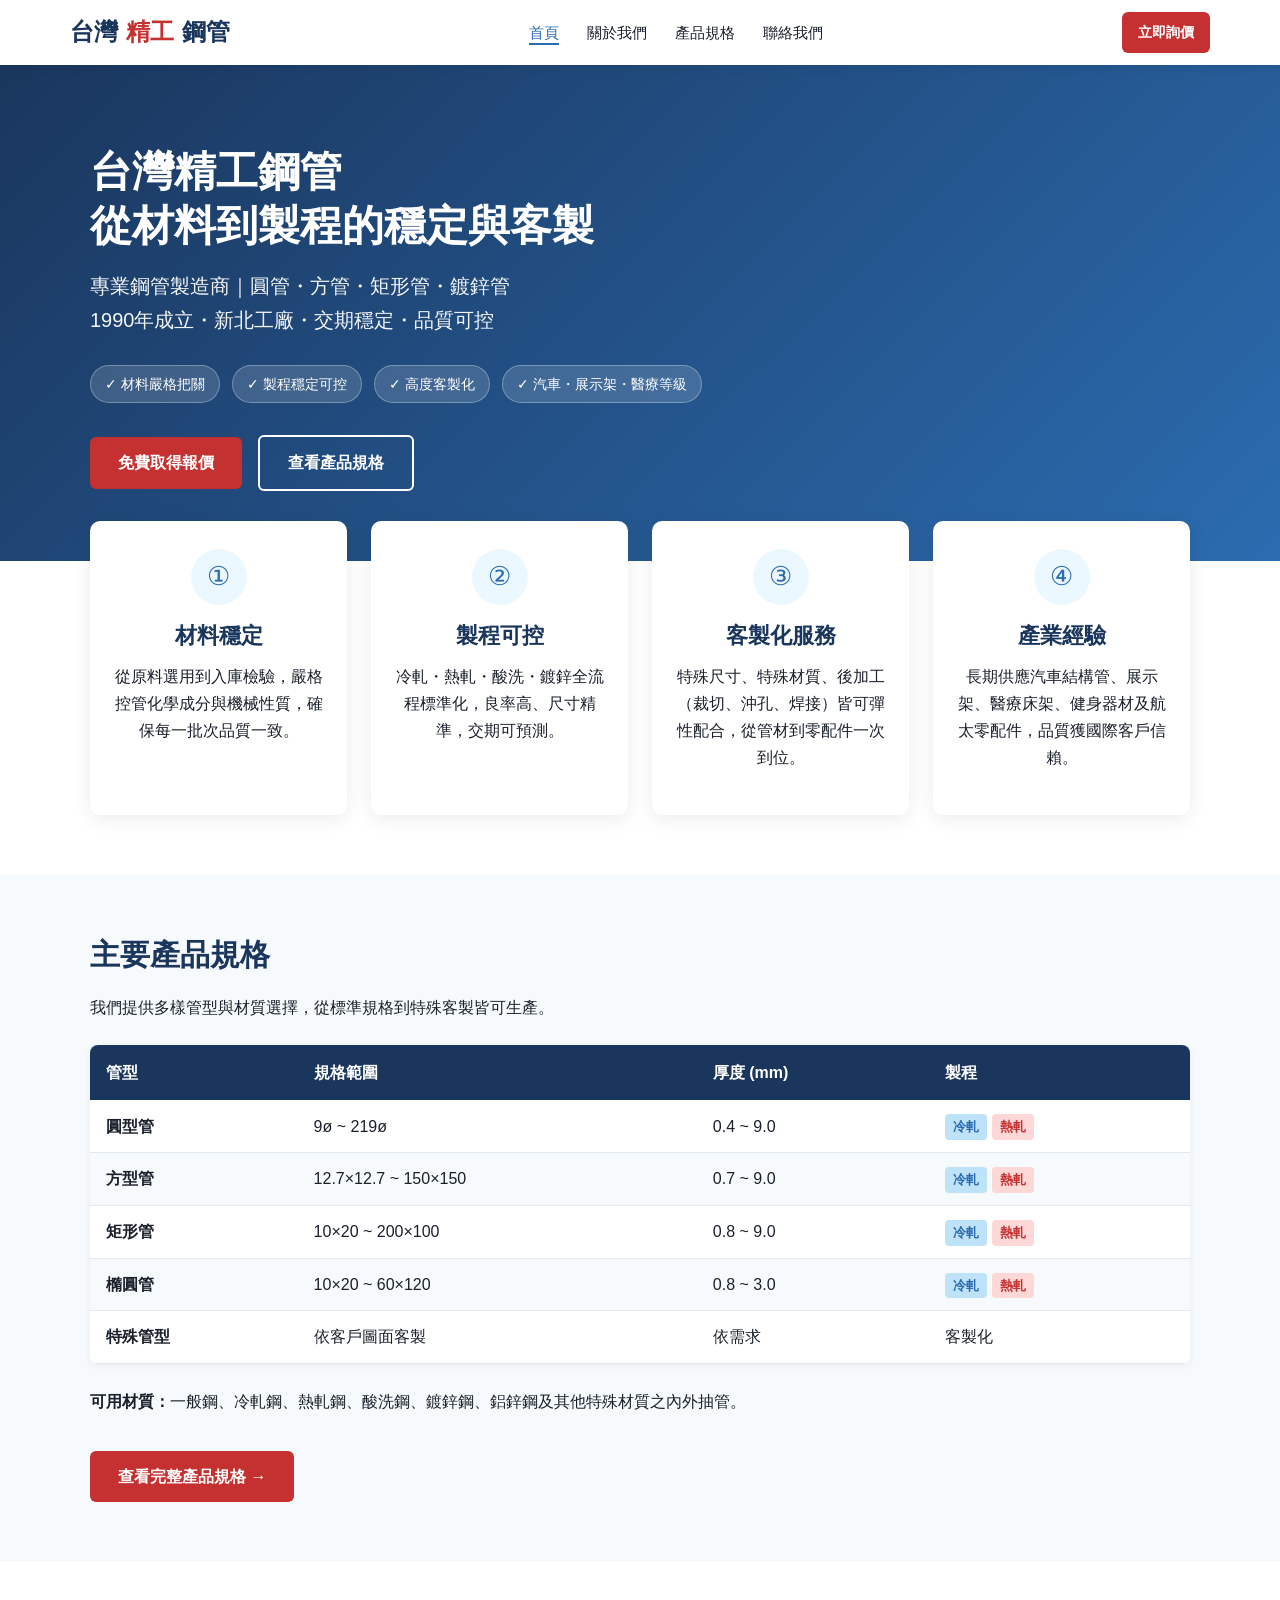
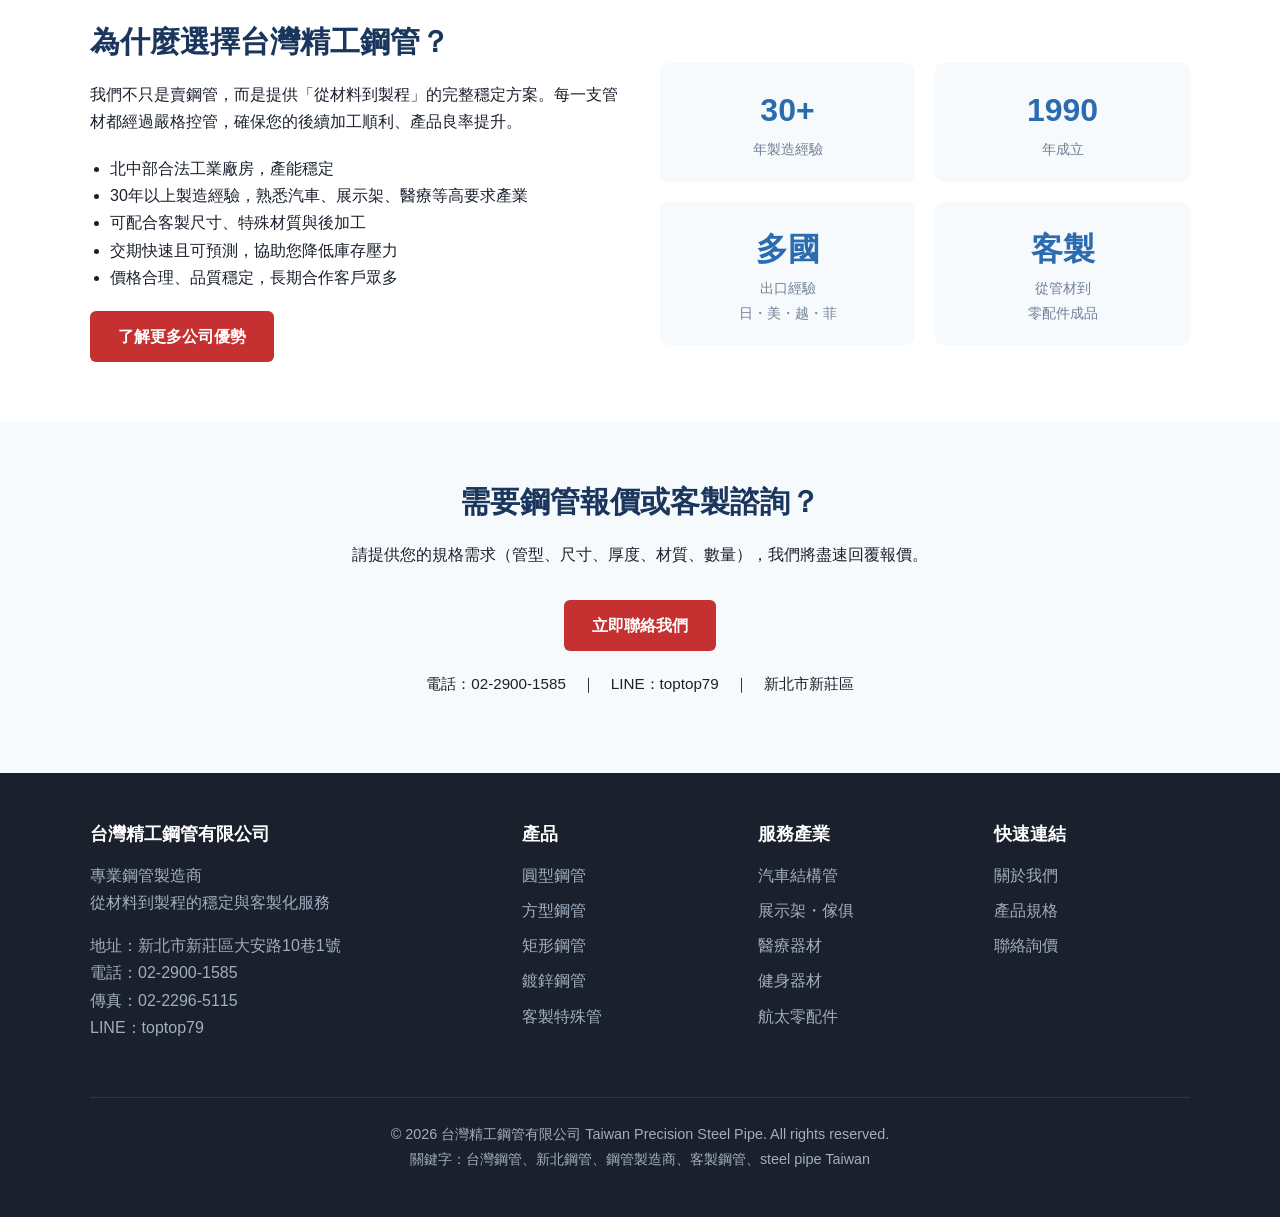
<file: index.html>
<!DOCTYPE html>
<html lang="zh-Hant">
<head>
  <meta charset="UTF-8">
  <meta name="viewport" content="width=device-width, initial-scale=1.0">
  
  <!-- Primary SEO -->
  <title>台灣精工鋼管｜專業鋼管製造商｜圓管方管矩形管｜客製化穩定交期｜Taiwan Precision Steel Pipe</title>
  <meta name="description" content="台灣精工鋼管（原統欣）成立於1990年，專營冷軋/熱軋圓管、方管、矩形管、鍍鋅鋼管。從材料到製程嚴格控管，提供高穩定度與客製化服務。服務汽車、展示架、醫療、航太產業。新北工廠，交期快、品質穩定。Steel Pipe Manufacturer Taiwan.">
  <meta name="keywords" content="鋼管,鐵管,方管,圓管,矩形管,鍍鋅鋼管,台灣鋼管,新北鋼管,新莊鋼管,鋼管製造商,客製鋼管,冷軋鋼管,熱軋鋼管,steel pipe Taiwan,square tube,round pipe,galvanized steel pipe">
  <meta name="author" content="台灣精工鋼管有限公司">
  <meta name="robots" content="index, follow, max-image-preview:large">
  <link rel="canonical" href="https://taiwan-steel-pipe.vercel.app/">
  
  <!-- Open Graph -->
  <meta property="og:type" content="website">
  <meta property="og:locale" content="zh_TW">
  <meta property="og:title" content="台灣精工鋼管｜專業鋼管製造與客製化服務">
  <meta property="og:description" content="從材料到製程的穩定品質，提供圓管、方管、矩形管等高品質鋼管。台灣本地工廠，服務汽車、展示架、醫療等產業。">
  <meta property="og:url" content="https://taiwan-steel-pipe.vercel.app/">
  <meta property="og:site_name" content="台灣精工鋼管 Taiwan Precision Steel Pipe">
  
  <!-- Geo / Local SEO -->
  <meta name="geo.region" content="TW-NWT">
  <meta name="geo.placename" content="新北市新莊區">
  <meta name="geo.position" content="25.035;121.433">
  <meta name="ICBM" content="25.035, 121.433">
  
  <link rel="stylesheet" href="css/style.css">
  
  <!-- Structured Data - LocalBusiness + Organization -->
  <script type="application/ld+json">
  {
    "@context": "https://schema.org",
    "@type": "LocalBusiness",
    "name": "台灣精工鋼管有限公司",
    "alternateName": ["Taiwan Precision Steel Pipe", "精工鋼管", "Tongxin Steel"],
    "description": "專業鋼管製造商，提供圓管、方管、矩形管、鍍鋅鋼管等，強調從材料到製程的穩定性與客製化服務。",
    "url": "https://taiwan-steel-pipe.vercel.app/",
    "telephone": "+886-2-2900-1585",
    "address": {
      "@type": "PostalAddress",
      "streetAddress": "大安路10巷1號",
      "addressLocality": "新莊區",
      "addressRegion": "新北市",
      "postalCode": "242",
      "addressCountry": "TW"
    },
    "geo": {
      "@type": "GeoCoordinates",
      "latitude": 25.035,
      "longitude": 121.433
    },
    "openingHoursSpecification": {
      "@type": "OpeningHoursSpecification",
      "dayOfWeek": ["Monday","Tuesday","Wednesday","Thursday","Friday"],
      "opens": "08:00",
      "closes": "17:30"
    },
    "priceRange": "$$",
    "areaServed": ["TW", "JP", "US", "VN", "PH"]
  }
  </script>
</head>
<body>
  <!-- Header -->
  <header class="header">
    <div class="container header-inner">
      <a href="index.html" class="logo">台灣<span>精工</span>鋼管</a>
      <nav>
        <ul class="nav">
          <li><a href="index.html" class="active">首頁</a></li>
          <li><a href="about.html">關於我們</a></li>
          <li><a href="products.html">產品規格</a></li>
          <li><a href="contact.html">聯絡我們</a></li>
        </ul>
      </nav>
      <a href="contact.html" class="btn btn-primary" style="padding:8px 16px;font-size:0.9rem;">立即詢價</a>
    </div>
  </header>

  <!-- Hero -->
  <section class="hero">
    <div class="container">
      <div class="hero-content">
        <h1>台灣精工鋼管<br>從材料到製程的穩定與客製</h1>
        <p class="subtitle">專業鋼管製造商｜圓管・方管・矩形管・鍍鋅管<br>1990年成立・新北工廠・交期穩定・品質可控</p>
        <div class="hero-badges">
          <span class="badge">✓ 材料嚴格把關</span>
          <span class="badge">✓ 製程穩定可控</span>
          <span class="badge">✓ 高度客製化</span>
          <span class="badge">✓ 汽車・展示架・醫療等級</span>
        </div>
        <div>
          <a href="contact.html" class="btn btn-primary">免費取得報價</a>
          <a href="products.html" class="btn btn-outline">查看產品規格</a>
        </div>
      </div>
    </div>
  </section>

  <!-- Features -->
  <section class="section" style="padding-top:0;">
    <div class="container">
      <div class="features">
        <div class="feature-card">
          <div class="feature-icon">①</div>
          <h3>材料穩定</h3>
          <p>從原料選用到入庫檢驗，嚴格控管化學成分與機械性質，確保每一批次品質一致。</p>
        </div>
        <div class="feature-card">
          <div class="feature-icon">②</div>
          <h3>製程可控</h3>
          <p>冷軋・熱軋・酸洗・鍍鋅全流程標準化，良率高、尺寸精準，交期可預測。</p>
        </div>
        <div class="feature-card">
          <div class="feature-icon">③</div>
          <h3>客製化服務</h3>
          <p>特殊尺寸、特殊材質、後加工（裁切、沖孔、焊接）皆可彈性配合，從管材到零配件一次到位。</p>
        </div>
        <div class="feature-card">
          <div class="feature-icon">④</div>
          <h3>產業經驗</h3>
          <p>長期供應汽車結構管、展示架、醫療床架、健身器材及航太零配件，品質獲國際客戶信賴。</p>
        </div>
      </div>
    </div>
  </section>

  <!-- Main Products -->
  <section class="section section-gray">
    <div class="container">
      <h2>主要產品規格</h2>
      <p>我們提供多樣管型與材質選擇，從標準規格到特殊客製皆可生產。</p>
      
      <table class="product-table">
        <thead>
          <tr>
            <th>管型</th>
            <th>規格範圍</th>
            <th>厚度 (mm)</th>
            <th>製程</th>
          </tr>
        </thead>
        <tbody>
          <tr>
            <td><strong>圓型管</strong></td>
            <td>9ø ~ 219ø</td>
            <td>0.4 ~ 9.0</td>
            <td><span class="tag tag-cold">冷軋</span> <span class="tag tag-hot">熱軋</span></td>
          </tr>
          <tr>
            <td><strong>方型管</strong></td>
            <td>12.7×12.7 ~ 150×150</td>
            <td>0.7 ~ 9.0</td>
            <td><span class="tag tag-cold">冷軋</span> <span class="tag tag-hot">熱軋</span></td>
          </tr>
          <tr>
            <td><strong>矩形管</strong></td>
            <td>10×20 ~ 200×100</td>
            <td>0.8 ~ 9.0</td>
            <td><span class="tag tag-cold">冷軋</span> <span class="tag tag-hot">熱軋</span></td>
          </tr>
          <tr>
            <td><strong>橢圓管</strong></td>
            <td>10×20 ~ 60×120</td>
            <td>0.8 ~ 3.0</td>
            <td><span class="tag tag-cold">冷軋</span> <span class="tag tag-hot">熱軋</span></td>
          </tr>
          <tr>
            <td><strong>特殊管型</strong></td>
            <td>依客戶圖面客製</td>
            <td>依需求</td>
            <td>客製化</td>
          </tr>
        </tbody>
      </table>
      
      <p style="margin-top:16px;"><strong>可用材質：</strong>一般鋼、冷軋鋼、熱軋鋼、酸洗鋼、鍍鋅鋼、鋁鋅鋼及其他特殊材質之內外抽管。</p>
      <a href="products.html" class="btn btn-primary" style="margin-top:20px;">查看完整產品規格 →</a>
    </div>
  </section>

  <!-- Why Us -->
  <section class="section">
    <div class="container">
      <div class="about-grid">
        <div>
          <h2>為什麼選擇台灣精工鋼管？</h2>
          <p>我們不只是賣鋼管，而是提供「從材料到製程」的完整穩定方案。每一支管材都經過嚴格控管，確保您的後續加工順利、產品良率提升。</p>
          <ul style="margin:20px 0 20px 20px;">
            <li>北中部合法工業廠房，產能穩定</li>
            <li>30年以上製造經驗，熟悉汽車、展示架、醫療等高要求產業</li>
            <li>可配合客製尺寸、特殊材質與後加工</li>
            <li>交期快速且可預測，協助您降低庫存壓力</li>
            <li>價格合理、品質穩定，長期合作客戶眾多</li>
          </ul>
          <a href="about.html" class="btn btn-primary">了解更多公司優勢</a>
        </div>
        <div class="about-stats">
          <div class="stat-box">
            <div class="stat-number">30+</div>
            <div class="stat-label">年製造經驗</div>
          </div>
          <div class="stat-box">
            <div class="stat-number">1990</div>
            <div class="stat-label">年成立</div>
          </div>
          <div class="stat-box">
            <div class="stat-number">多國</div>
            <div class="stat-label">出口經驗<br>日・美・越・菲</div>
          </div>
          <div class="stat-box">
            <div class="stat-number">客製</div>
            <div class="stat-label">從管材到<br>零配件成品</div>
          </div>
        </div>
      </div>
    </div>
  </section>

  <!-- CTA -->
  <section class="section section-gray">
    <div class="container" style="text-align:center;">
      <h2>需要鋼管報價或客製諮詢？</h2>
      <p>請提供您的規格需求（管型、尺寸、厚度、材質、數量），我們將盡速回覆報價。</p>
      <a href="contact.html" class="btn btn-primary" style="margin-top:16px;">立即聯絡我們</a>
      <p style="margin-top:20px;font-size:0.95rem;">電話：02-2900-1585　｜　LINE：toptop79　｜　新北市新莊區</p>
    </div>
  </section>

  <!-- Footer -->
  <footer class="footer">
    <div class="container">
      <div class="footer-grid">
        <div>
          <h4>台灣精工鋼管有限公司</h4>
          <p>專業鋼管製造商<br>從材料到製程的穩定與客製化服務</p>
          <p style="margin-top:12px;">地址：新北市新莊區大安路10巷1號<br>
          電話：02-2900-1585<br>
          傳真：02-2296-5115<br>
          LINE：toptop79</p>
        </div>
        <div>
          <h4>產品</h4>
          <ul>
            <li><a href="products.html">圓型鋼管</a></li>
            <li><a href="products.html">方型鋼管</a></li>
            <li><a href="products.html">矩形鋼管</a></li>
            <li><a href="products.html">鍍鋅鋼管</a></li>
            <li><a href="products.html">客製特殊管</a></li>
          </ul>
        </div>
        <div>
          <h4>服務產業</h4>
          <ul>
            <li>汽車結構管</li>
            <li>展示架・傢俱</li>
            <li>醫療器材</li>
            <li>健身器材</li>
            <li>航太零配件</li>
          </ul>
        </div>
        <div>
          <h4>快速連結</h4>
          <ul>
            <li><a href="about.html">關於我們</a></li>
            <li><a href="products.html">產品規格</a></li>
            <li><a href="contact.html">聯絡詢價</a></li>
          </ul>
        </div>
      </div>
      <div class="footer-bottom">
        <p>© 2026 台灣精工鋼管有限公司 Taiwan Precision Steel Pipe. All rights reserved.<br>
        關鍵字：台灣鋼管、新北鋼管、鋼管製造商、客製鋼管、steel pipe Taiwan</p>
      </div>
    </div>
  </footer>
</body>
</html>
</file>
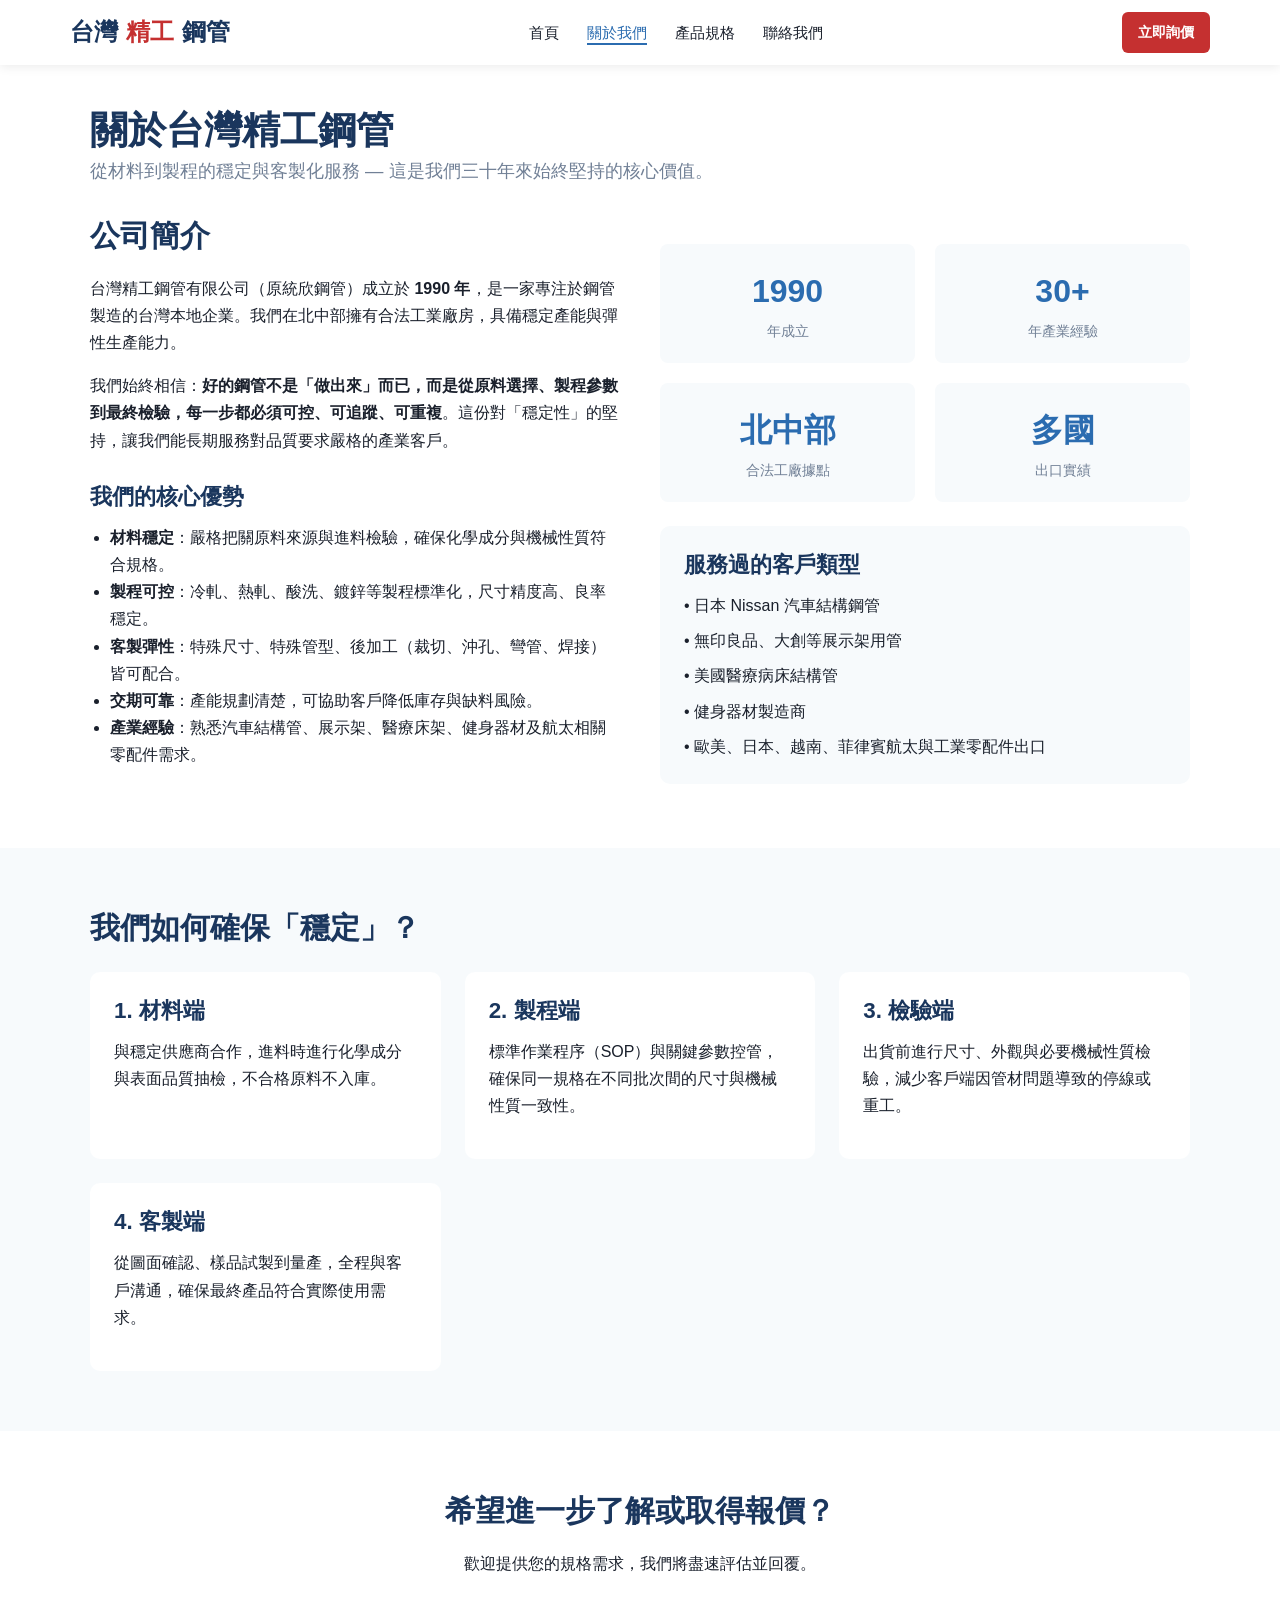
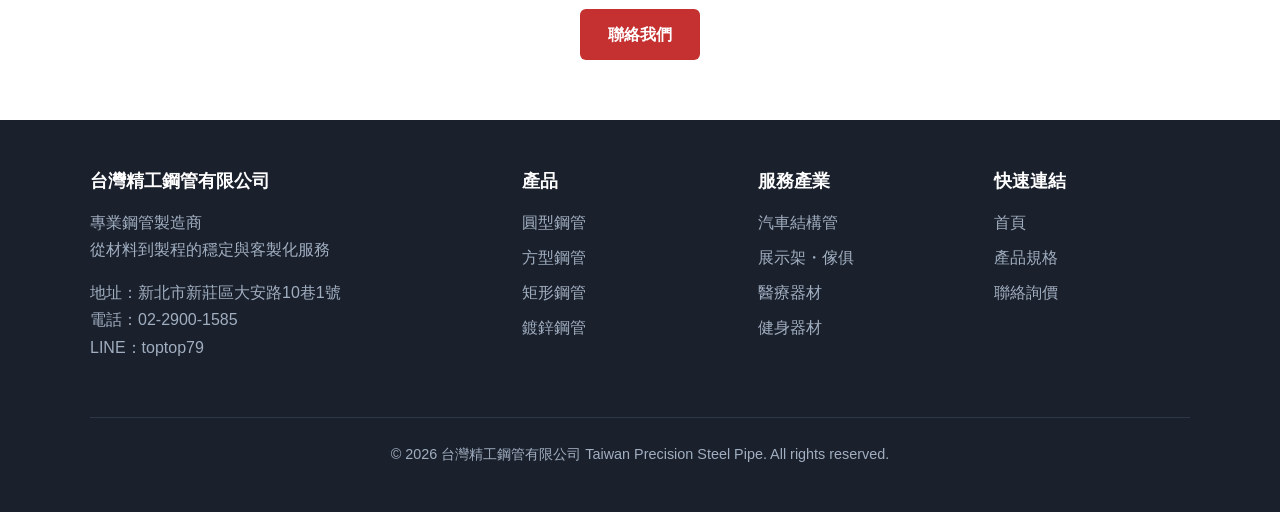
<file: about.html>
<!DOCTYPE html>
<html lang="zh-Hant">
<head>
  <meta charset="UTF-8">
  <meta name="viewport" content="width=device-width, initial-scale=1.0">
  <title>關於我們｜台灣精工鋼管｜30年鋼管製造經驗｜材料到製程穩定可控</title>
  <meta name="description" content="台灣精工鋼管（原統欣鋼管）成立於1990年，北中部合法工廠，專營高品質鋼管製造。強調從材料選用到製程控管的穩定性，提供客製化服務，長期供應汽車、展示架、醫療、航太產業。">
  <meta name="robots" content="index, follow">
  <link rel="canonical" href="https://taiwan-steel-pipe.vercel.app/about.html">
  <link rel="stylesheet" href="css/style.css">
</head>
<body>
  <header class="header">
    <div class="container header-inner">
      <a href="index.html" class="logo">台灣<span>精工</span>鋼管</a>
      <nav>
        <ul class="nav">
          <li><a href="index.html">首頁</a></li>
          <li><a href="about.html" class="active">關於我們</a></li>
          <li><a href="products.html">產品規格</a></li>
          <li><a href="contact.html">聯絡我們</a></li>
        </ul>
      </nav>
      <a href="contact.html" class="btn btn-primary" style="padding:8px 16px;font-size:0.9rem;">立即詢價</a>
    </div>
  </header>

  <section class="section" style="padding-top:40px;">
    <div class="container">
      <h1>關於台灣精工鋼管</h1>
      <p style="font-size:1.15rem;color:var(--gray);margin-bottom:30px;">從材料到製程的穩定與客製化服務 — 這是我們三十年來始終堅持的核心價值。</p>
      
      <div class="about-grid">
        <div>
          <h2>公司簡介</h2>
          <p>台灣精工鋼管有限公司（原統欣鋼管）成立於 <strong>1990 年</strong>，是一家專注於鋼管製造的台灣本地企業。我們在北中部擁有合法工業廠房，具備穩定產能與彈性生產能力。</p>
          <p>我們始終相信：<strong>好的鋼管不是「做出來」而已，而是從原料選擇、製程參數到最終檢驗，每一步都必須可控、可追蹤、可重複</strong>。這份對「穩定性」的堅持，讓我們能長期服務對品質要求嚴格的產業客戶。</p>
          
          <h3 style="margin-top:28px;">我們的核心優勢</h3>
          <ul style="margin-left:20px;margin-bottom:20px;">
            <li><strong>材料穩定</strong>：嚴格把關原料來源與進料檢驗，確保化學成分與機械性質符合規格。</li>
            <li><strong>製程可控</strong>：冷軋、熱軋、酸洗、鍍鋅等製程標準化，尺寸精度高、良率穩定。</li>
            <li><strong>客製彈性</strong>：特殊尺寸、特殊管型、後加工（裁切、沖孔、彎管、焊接）皆可配合。</li>
            <li><strong>交期可靠</strong>：產能規劃清楚，可協助客戶降低庫存與缺料風險。</li>
            <li><strong>產業經驗</strong>：熟悉汽車結構管、展示架、醫療床架、健身器材及航太相關零配件需求。</li>
          </ul>
        </div>
        
        <div>
          <div class="about-stats">
            <div class="stat-box">
              <div class="stat-number">1990</div>
              <div class="stat-label">年成立</div>
            </div>
            <div class="stat-box">
              <div class="stat-number">30+</div>
              <div class="stat-label">年產業經驗</div>
            </div>
            <div class="stat-box">
              <div class="stat-number">北中部</div>
              <div class="stat-label">合法工廠據點</div>
            </div>
            <div class="stat-box">
              <div class="stat-number">多國</div>
              <div class="stat-label">出口實績</div>
            </div>
          </div>
          
          <div style="background:var(--light);padding:24px;border-radius:10px;margin-top:24px;">
            <h3>服務過的客戶類型</h3>
            <p style="margin-bottom:8px;">• 日本 Nissan 汽車結構鋼管</p>
            <p style="margin-bottom:8px;">• 無印良品、大創等展示架用管</p>
            <p style="margin-bottom:8px;">• 美國醫療病床結構管</p>
            <p style="margin-bottom:8px;">• 健身器材製造商</p>
            <p style="margin-bottom:0;">• 歐美、日本、越南、菲律賓航太與工業零配件出口</p>
          </div>
        </div>
      </div>
    </div>
  </section>

  <section class="section section-gray">
    <div class="container">
      <h2>我們如何確保「穩定」？</h2>
      <div style="display:grid;grid-template-columns:repeat(auto-fit,minmax(280px,1fr));gap:24px;margin-top:24px;">
        <div style="background:#fff;padding:24px;border-radius:10px;">
          <h3>1. 材料端</h3>
          <p>與穩定供應商合作，進料時進行化學成分與表面品質抽檢，不合格原料不入庫。</p>
        </div>
        <div style="background:#fff;padding:24px;border-radius:10px;">
          <h3>2. 製程端</h3>
          <p>標準作業程序（SOP）與關鍵參數控管，確保同一規格在不同批次間的尺寸與機械性質一致性。</p>
        </div>
        <div style="background:#fff;padding:24px;border-radius:10px;">
          <h3>3. 檢驗端</h3>
          <p>出貨前進行尺寸、外觀與必要機械性質檢驗，減少客戶端因管材問題導致的停線或重工。</p>
        </div>
        <div style="background:#fff;padding:24px;border-radius:10px;">
          <h3>4. 客製端</h3>
          <p>從圖面確認、樣品試製到量產，全程與客戶溝通，確保最終產品符合實際使用需求。</p>
        </div>
      </div>
    </div>
  </section>

  <section class="section">
    <div class="container" style="text-align:center;">
      <h2>希望進一步了解或取得報價？</h2>
      <p>歡迎提供您的規格需求，我們將盡速評估並回覆。</p>
      <a href="contact.html" class="btn btn-primary" style="margin-top:16px;">聯絡我們</a>
    </div>
  </section>

  <footer class="footer">
    <div class="container">
      <div class="footer-grid">
        <div>
          <h4>台灣精工鋼管有限公司</h4>
          <p>專業鋼管製造商<br>從材料到製程的穩定與客製化服務</p>
          <p style="margin-top:12px;">地址：新北市新莊區大安路10巷1號<br>電話：02-2900-1585<br>LINE：toptop79</p>
        </div>
        <div>
          <h4>產品</h4>
          <ul>
            <li><a href="products.html">圓型鋼管</a></li>
            <li><a href="products.html">方型鋼管</a></li>
            <li><a href="products.html">矩形鋼管</a></li>
            <li><a href="products.html">鍍鋅鋼管</a></li>
          </ul>
        </div>
        <div>
          <h4>服務產業</h4>
          <ul>
            <li>汽車結構管</li>
            <li>展示架・傢俱</li>
            <li>醫療器材</li>
            <li>健身器材</li>
          </ul>
        </div>
        <div>
          <h4>快速連結</h4>
          <ul>
            <li><a href="index.html">首頁</a></li>
            <li><a href="products.html">產品規格</a></li>
            <li><a href="contact.html">聯絡詢價</a></li>
          </ul>
        </div>
      </div>
      <div class="footer-bottom">
        <p>© 2026 台灣精工鋼管有限公司 Taiwan Precision Steel Pipe. All rights reserved.</p>
      </div>
    </div>
  </footer>
</body>
</html>
</file>
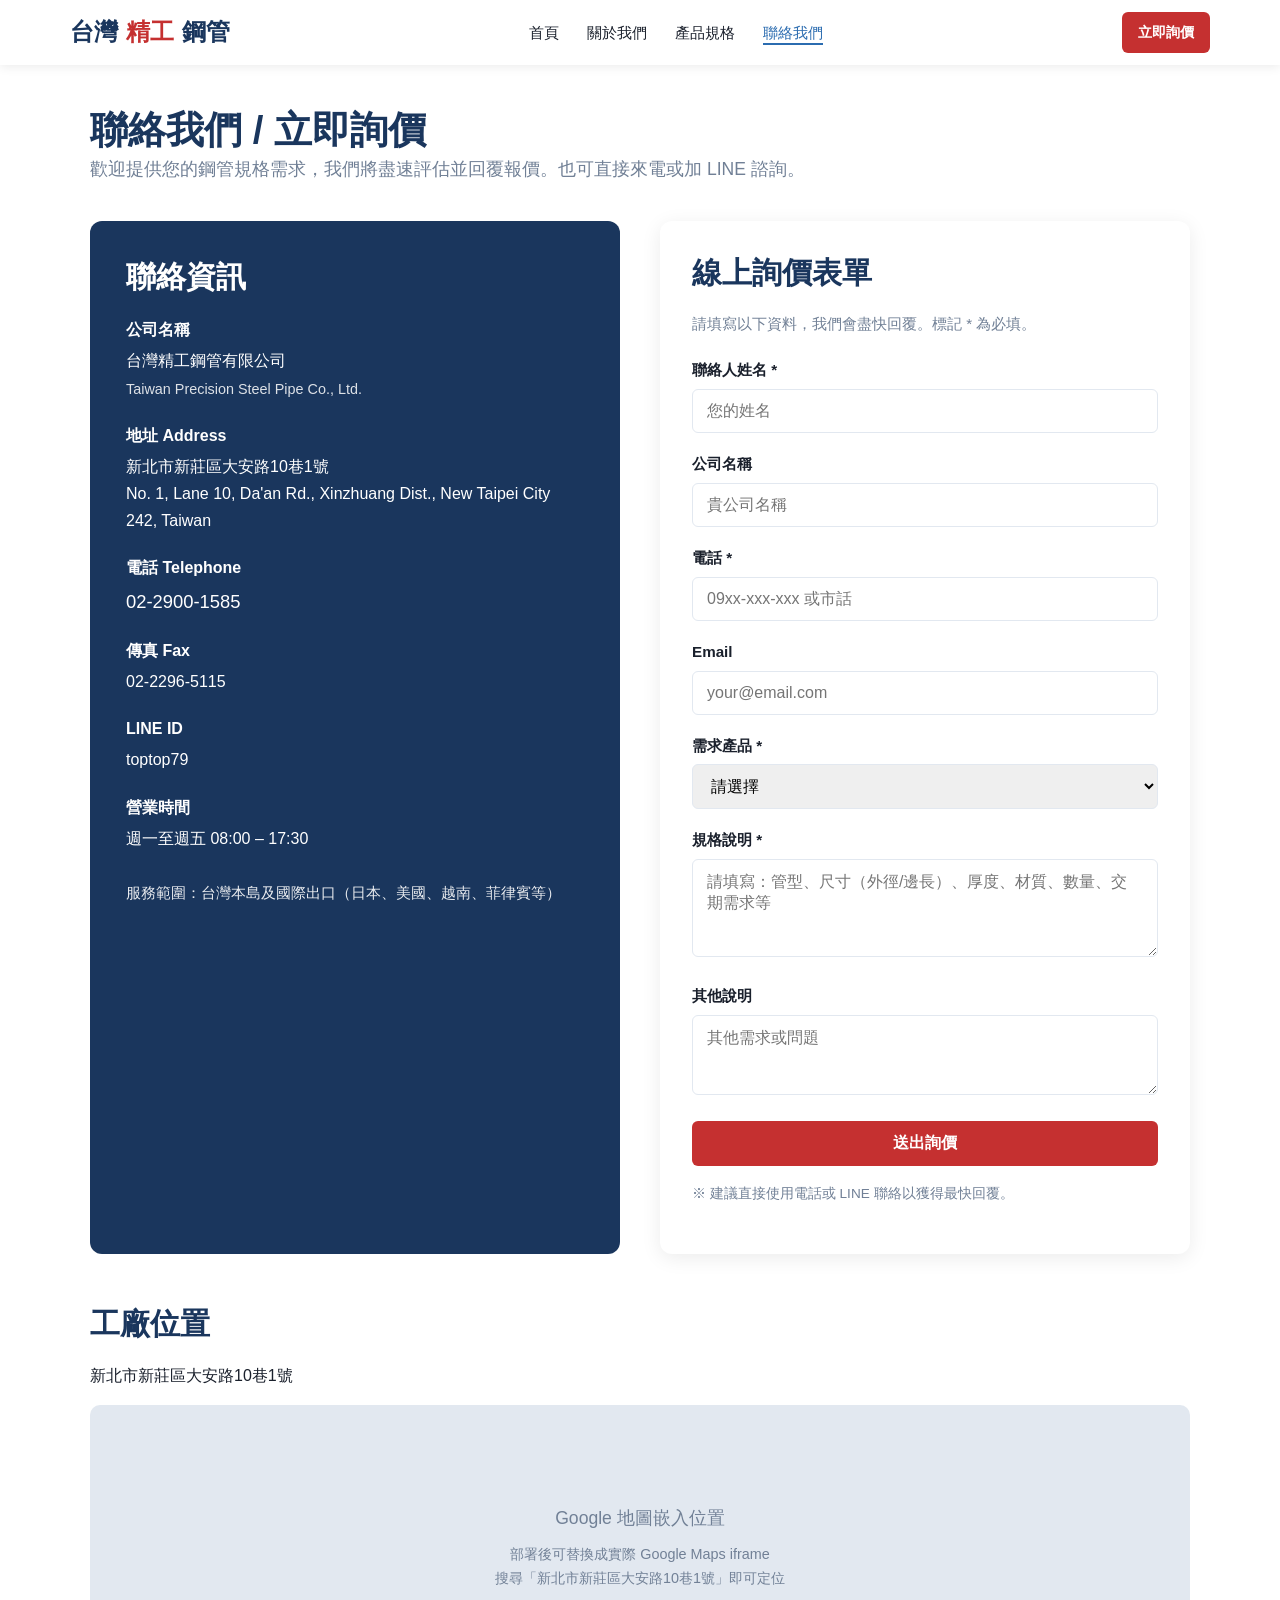
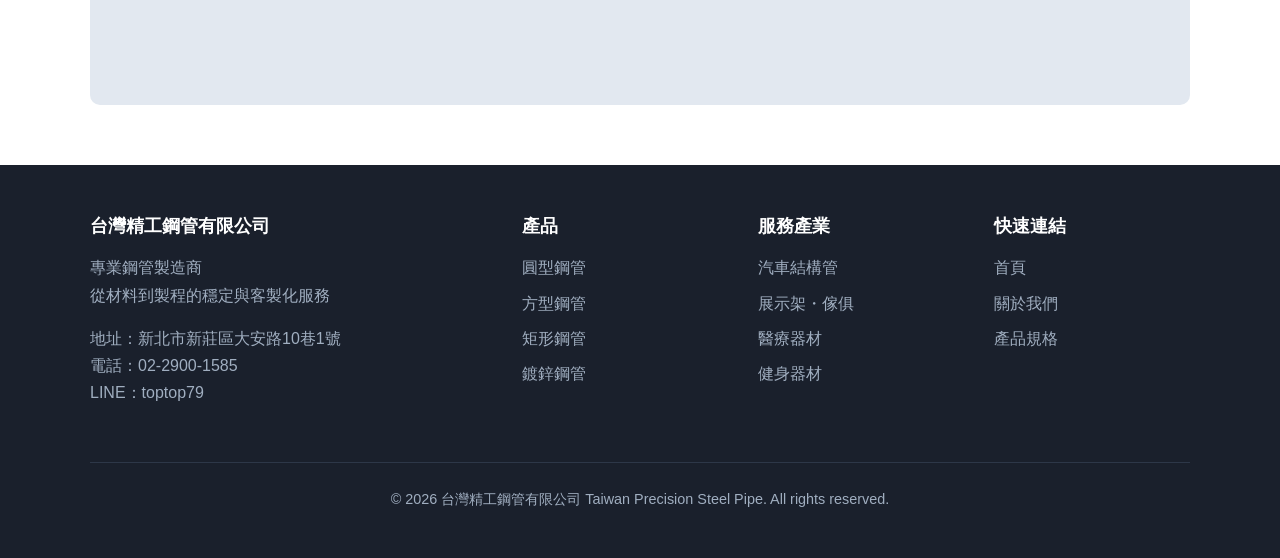
<file: contact.html>
<!DOCTYPE html>
<html lang="zh-Hant">
<head>
  <meta charset="UTF-8">
  <meta name="viewport" content="width=device-width, initial-scale=1.0">
  <title>聯絡我們｜台灣精工鋼管｜新北新莊鋼管工廠｜立即詢價</title>
  <meta name="description" content="聯絡台灣精工鋼管取得鋼管報價。地址：新北市新莊區大安路10巷1號。電話：02-2900-1585。LINE：toptop79。歡迎提供規格需求，我們將盡速回覆。">
  <meta name="robots" content="index, follow">
  <link rel="canonical" href="https://taiwan-steel-pipe.vercel.app/contact.html">
  <link rel="stylesheet" href="css/style.css">
</head>
<body>
  <header class="header">
    <div class="container header-inner">
      <a href="index.html" class="logo">台灣<span>精工</span>鋼管</a>
      <nav>
        <ul class="nav">
          <li><a href="index.html">首頁</a></li>
          <li><a href="about.html">關於我們</a></li>
          <li><a href="products.html">產品規格</a></li>
          <li><a href="contact.html" class="active">聯絡我們</a></li>
        </ul>
      </nav>
      <a href="contact.html" class="btn btn-primary" style="padding:8px 16px;font-size:0.9rem;">立即詢價</a>
    </div>
  </header>

  <section class="section" style="padding-top:40px;">
    <div class="container">
      <h1>聯絡我們 / 立即詢價</h1>
      <p style="font-size:1.1rem;color:var(--gray);margin-bottom:36px;">歡迎提供您的鋼管規格需求，我們將盡速評估並回覆報價。也可直接來電或加 LINE 諮詢。</p>
      
      <div class="contact-grid">
        <div class="contact-info">
          <h2>聯絡資訊</h2>
          <div class="contact-item"><div><strong>公司名稱</strong>台灣精工鋼管有限公司<br><span style="opacity:0.85;font-size:0.9rem;">Taiwan Precision Steel Pipe Co., Ltd.</span></div></div>
          <div class="contact-item"><div><strong>地址 Address</strong>新北市新莊區大安路10巷1號<br>No. 1, Lane 10, Da'an Rd., Xinzhuang Dist., New Taipei City 242, Taiwan</div></div>
          <div class="contact-item"><div><strong>電話 Telephone</strong><a href="tel:+886229001585" style="color:#fff;font-size:1.15rem;">02-2900-1585</a></div></div>
          <div class="contact-item"><div><strong>傳真 Fax</strong>02-2296-5115</div></div>
          <div class="contact-item"><div><strong>LINE ID</strong>toptop79</div></div>
          <div class="contact-item"><div><strong>營業時間</strong>週一至週五 08:00 – 17:30</div></div>
          <p style="margin-top:28px;opacity:0.9;font-size:0.95rem;">服務範圍：台灣本島及國際出口（日本、美國、越南、菲律賓等）</p>
        </div>
        
        <div class="contact-form">
          <h2 style="color:var(--primary);">線上詢價表單</h2>
          <p style="color:var(--gray);margin-bottom:20px;font-size:0.95rem;">請填寫以下資料，我們會盡快回覆。標記 * 為必填。</p>
          <form action="#" method="POST">
            <div class="form-group"><label for="name">聯絡人姓名 *</label><input type="text" id="name" name="name" required placeholder="您的姓名"></div>
            <div class="form-group"><label for="company">公司名稱</label><input type="text" id="company" name="company" placeholder="貴公司名稱"></div>
            <div class="form-group"><label for="phone">電話 *</label><input type="tel" id="phone" name="phone" required placeholder="09xx-xxx-xxx 或市話"></div>
            <div class="form-group"><label for="email">Email</label><input type="email" id="email" name="email" placeholder="your@email.com"></div>
            <div class="form-group"><label for="product">需求產品 *</label><select id="product" name="product" required><option value="">請選擇</option><option value="圓型管">圓型管</option><option value="方型管">方型管</option><option value="矩形管">矩形管</option><option value="橢圓管">橢圓管</option><option value="鍍鋅鋼管">鍍鋅鋼管</option><option value="特殊客製管">特殊客製管</option><option value="其他 / 後加工">其他 / 後加工需求</option></select></div>
            <div class="form-group"><label for="spec">規格說明 *</label><textarea id="spec" name="spec" rows="4" required placeholder="請填寫：管型、尺寸（外徑/邊長）、厚度、材質、數量、交期需求等"></textarea></div>
            <div class="form-group"><label for="message">其他說明</label><textarea id="message" name="message" rows="3" placeholder="其他需求或問題"></textarea></div>
            <button type="submit" class="btn btn-primary" style="width:100%;">送出詢價</button>
            <p style="margin-top:16px;font-size:0.85rem;color:var(--gray);">※ 建議直接使用電話或 LINE 聯絡以獲得最快回覆。</p>
          </form>
        </div>
      </div>
      
      <div style="margin-top:50px;">
        <h2>工廠位置</h2>
        <p>新北市新莊區大安路10巷1號</p>
        <div style="background:#e2e8f0;height:300px;border-radius:10px;display:flex;align-items:center;justify-content:center;color:var(--gray);margin-top:12px;">
          <div style="text-align:center;">
            <p style="font-size:1.1rem;margin-bottom:8px;">Google 地圖嵌入位置</p>
            <p style="font-size:0.9rem;">部署後可替換成實際 Google Maps iframe<br>搜尋「新北市新莊區大安路10巷1號」即可定位</p>
          </div>
        </div>
      </div>
    </div>
  </section>

  <footer class="footer">
    <div class="container">
      <div class="footer-grid">
        <div>
          <h4>台灣精工鋼管有限公司</h4>
          <p>專業鋼管製造商<br>從材料到製程的穩定與客製化服務</p>
          <p style="margin-top:12px;">地址：新北市新莊區大安路10巷1號<br>電話：02-2900-1585<br>LINE：toptop79</p>
        </div>
        <div>
          <h4>產品</h4>
          <ul>
            <li><a href="products.html">圓型鋼管</a></li>
            <li><a href="products.html">方型鋼管</a></li>
            <li><a href="products.html">矩形鋼管</a></li>
            <li><a href="products.html">鍍鋅鋼管</a></li>
          </ul>
        </div>
        <div>
          <h4>服務產業</h4>
          <ul>
            <li>汽車結構管</li>
            <li>展示架・傢俱</li>
            <li>醫療器材</li>
            <li>健身器材</li>
          </ul>
        </div>
        <div>
          <h4>快速連結</h4>
          <ul>
            <li><a href="index.html">首頁</a></li>
            <li><a href="about.html">關於我們</a></li>
            <li><a href="products.html">產品規格</a></li>
          </ul>
        </div>
      </div>
      <div class="footer-bottom">
        <p>© 2026 台灣精工鋼管有限公司 Taiwan Precision Steel Pipe. All rights reserved.</p>
      </div>
    </div>
  </footer>
</body>
</html>
</file>
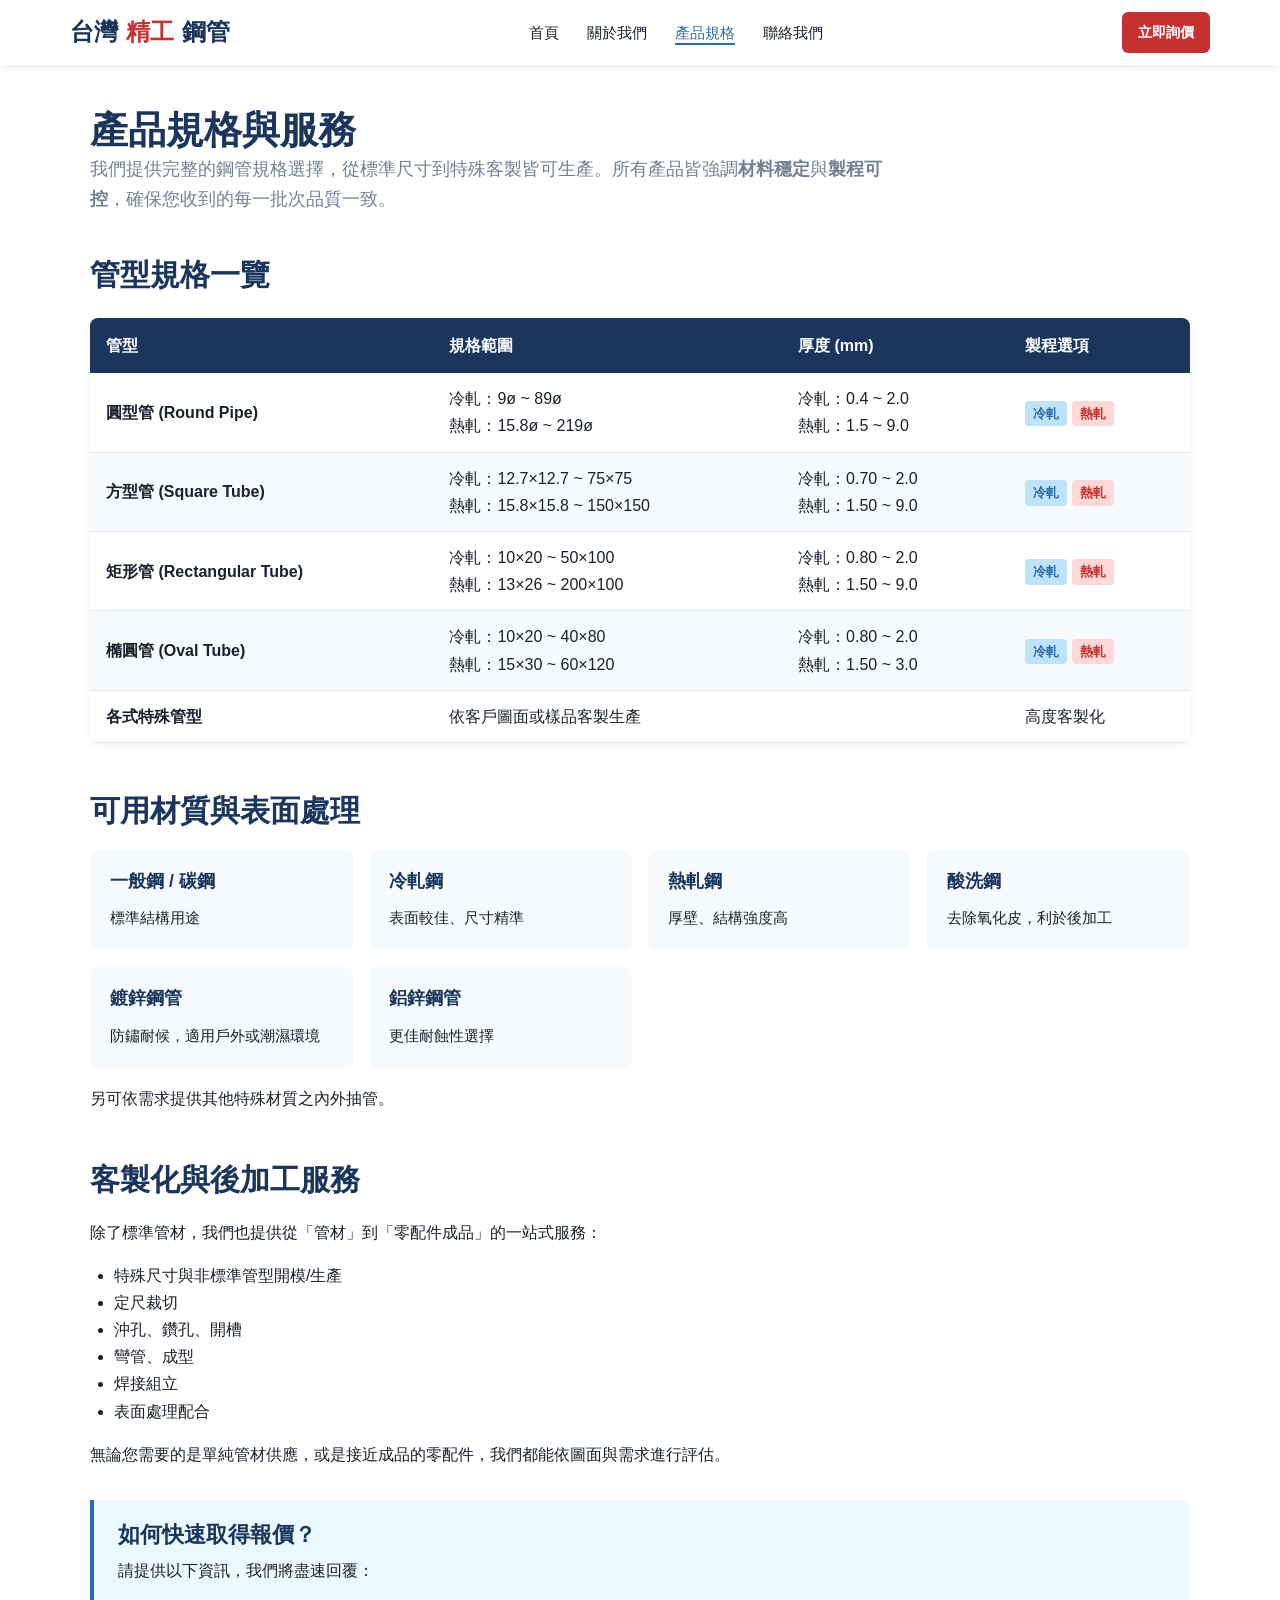
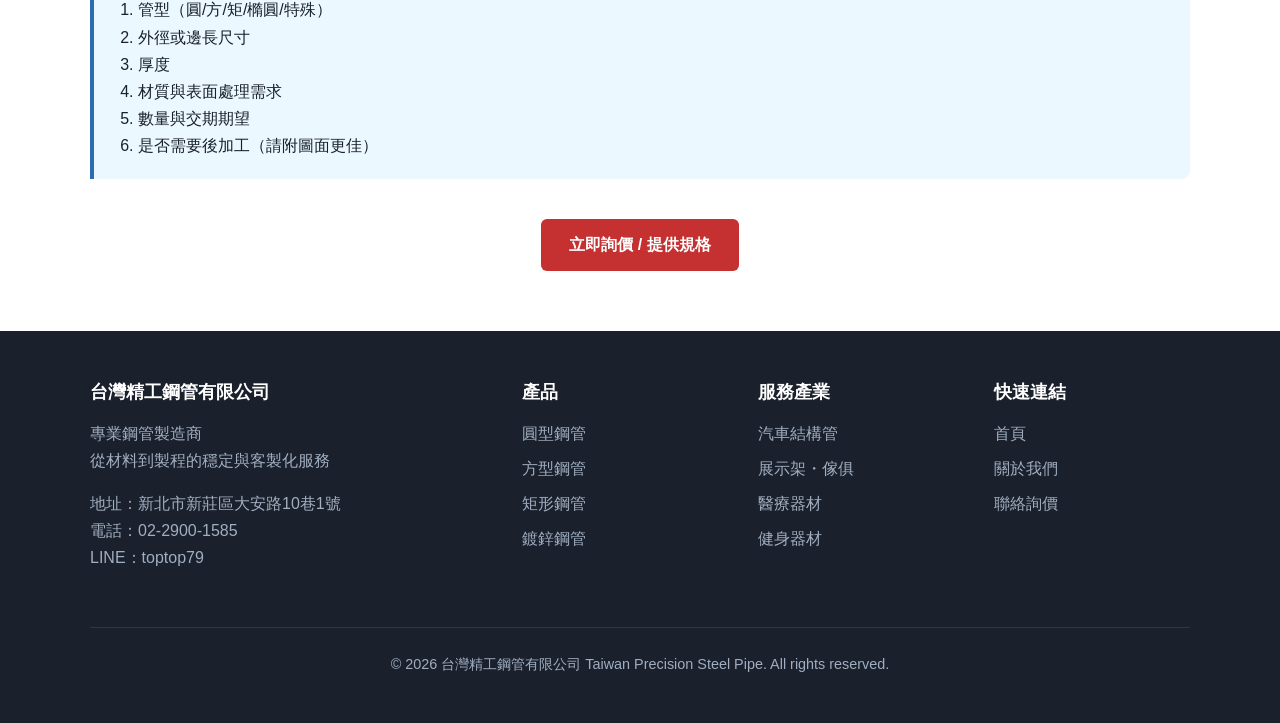
<file: products.html>
<!DOCTYPE html>
<html lang="zh-Hant">
<head>
  <meta charset="UTF-8">
  <meta name="viewport" content="width=device-width, initial-scale=1.0">
  <title>產品規格｜圓管方管矩形管鍍鋅鋼管｜台灣精工鋼管完整規格表</title>
  <meta name="description" content="台灣精工鋼管產品規格：圓型管 9ø~219ø、方型管 12.7~150、矩形管、橢圓管、特殊客製管。冷軋/熱軋、鍍鋅、酸洗等材質。厚度 0.4~9.0mm。提供從材料到製程的穩定品質與客製服務。">
  <meta name="robots" content="index, follow">
  <link rel="canonical" href="https://taiwan-steel-pipe.vercel.app/products.html">
  <link rel="stylesheet" href="css/style.css">
</head>
<body>
  <header class="header">
    <div class="container header-inner">
      <a href="index.html" class="logo">台灣<span>精工</span>鋼管</a>
      <nav>
        <ul class="nav">
          <li><a href="index.html">首頁</a></li>
          <li><a href="about.html">關於我們</a></li>
          <li><a href="products.html" class="active">產品規格</a></li>
          <li><a href="contact.html">聯絡我們</a></li>
        </ul>
      </nav>
      <a href="contact.html" class="btn btn-primary" style="padding:8px 16px;font-size:0.9rem;">立即詢價</a>
    </div>
  </header>

  <section class="section" style="padding-top:40px;">
    <div class="container">
      <h1>產品規格與服務</h1>
      <p style="font-size:1.1rem;color:var(--gray);max-width:800px;">我們提供完整的鋼管規格選擇，從標準尺寸到特殊客製皆可生產。所有產品皆強調<strong>材料穩定</strong>與<strong>製程可控</strong>，確保您收到的每一批次品質一致。</p>
      
      <h2 style="margin-top:40px;">管型規格一覽</h2>
      
      <table class="product-table">
        <thead>
          <tr>
            <th>管型</th>
            <th>規格範圍</th>
            <th>厚度 (mm)</th>
            <th>製程選項</th>
          </tr>
        </thead>
        <tbody>
          <tr>
            <td><strong>圓型管 (Round Pipe)</strong></td>
            <td>冷軋：9ø ~ 89ø<br>熱軋：15.8ø ~ 219ø</td>
            <td>冷軋：0.4 ~ 2.0<br>熱軋：1.5 ~ 9.0</td>
            <td><span class="tag tag-cold">冷軋</span> <span class="tag tag-hot">熱軋</span></td>
          </tr>
          <tr>
            <td><strong>方型管 (Square Tube)</strong></td>
            <td>冷軋：12.7×12.7 ~ 75×75<br>熱軋：15.8×15.8 ~ 150×150</td>
            <td>冷軋：0.70 ~ 2.0<br>熱軋：1.50 ~ 9.0</td>
            <td><span class="tag tag-cold">冷軋</span> <span class="tag tag-hot">熱軋</span></td>
          </tr>
          <tr>
            <td><strong>矩形管 (Rectangular Tube)</strong></td>
            <td>冷軋：10×20 ~ 50×100<br>熱軋：13×26 ~ 200×100</td>
            <td>冷軋：0.80 ~ 2.0<br>熱軋：1.50 ~ 9.0</td>
            <td><span class="tag tag-cold">冷軋</span> <span class="tag tag-hot">熱軋</span></td>
          </tr>
          <tr>
            <td><strong>橢圓管 (Oval Tube)</strong></td>
            <td>冷軋：10×20 ~ 40×80<br>熱軋：15×30 ~ 60×120</td>
            <td>冷軋：0.80 ~ 2.0<br>熱軋：1.50 ~ 3.0</td>
            <td><span class="tag tag-cold">冷軋</span> <span class="tag tag-hot">熱軋</span></td>
          </tr>
          <tr>
            <td><strong>各式特殊管型</strong></td>
            <td colspan="2">依客戶圖面或樣品客製生產</td>
            <td>高度客製化</td>
          </tr>
        </tbody>
      </table>
      
      <h2 style="margin-top:48px;">可用材質與表面處理</h2>
      <div style="display:grid;grid-template-columns:repeat(auto-fit,minmax(220px,1fr));gap:16px;margin-top:16px;">
        <div style="background:var(--light);padding:20px;border-radius:8px;"><h3 style="font-size:1.1rem;">一般鋼 / 碳鋼</h3><p style="margin:0;font-size:0.95rem;">標準結構用途</p></div>
        <div style="background:var(--light);padding:20px;border-radius:8px;"><h3 style="font-size:1.1rem;">冷軋鋼</h3><p style="margin:0;font-size:0.95rem;">表面較佳、尺寸精準</p></div>
        <div style="background:var(--light);padding:20px;border-radius:8px;"><h3 style="font-size:1.1rem;">熱軋鋼</h3><p style="margin:0;font-size:0.95rem;">厚壁、結構強度高</p></div>
        <div style="background:var(--light);padding:20px;border-radius:8px;"><h3 style="font-size:1.1rem;">酸洗鋼</h3><p style="margin:0;font-size:0.95rem;">去除氧化皮，利於後加工</p></div>
        <div style="background:var(--light);padding:20px;border-radius:8px;"><h3 style="font-size:1.1rem;">鍍鋅鋼管</h3><p style="margin:0;font-size:0.95rem;">防鏽耐候，適用戶外或潮濕環境</p></div>
        <div style="background:var(--light);padding:20px;border-radius:8px;"><h3 style="font-size:1.1rem;">鋁鋅鋼管</h3><p style="margin:0;font-size:0.95rem;">更佳耐蝕性選擇</p></div>
      </div>
      <p style="margin-top:16px;">另可依需求提供其他特殊材質之內外抽管。</p>
      
      <h2 style="margin-top:48px;">客製化與後加工服務</h2>
      <p>除了標準管材，我們也提供從「管材」到「零配件成品」的一站式服務：</p>
      <ul style="margin:16px 0 16px 24px;">
        <li>特殊尺寸與非標準管型開模/生產</li>
        <li>定尺裁切</li>
        <li>沖孔、鑽孔、開槽</li>
        <li>彎管、成型</li>
        <li>焊接組立</li>
        <li>表面處理配合</li>
      </ul>
      <p>無論您需要的是單純管材供應，或是接近成品的零配件，我們都能依圖面與需求進行評估。</p>
      
      <div style="background:#ebf8ff;border-left:4px solid var(--secondary);padding:20px 24px;margin-top:32px;border-radius:0 8px 8px 0;">
        <h3 style="margin-bottom:8px;">如何快速取得報價？</h3>
        <p style="margin:0;">請提供以下資訊，我們將盡速回覆：</p>
        <ol style="margin:12px 0 0 20px;">
          <li>管型（圓/方/矩/橢圓/特殊）</li>
          <li>外徑或邊長尺寸</li>
          <li>厚度</li>
          <li>材質與表面處理需求</li>
          <li>數量與交期期望</li>
          <li>是否需要後加工（請附圖面更佳）</li>
        </ol>
      </div>
      
      <div style="text-align:center;margin-top:40px;">
        <a href="contact.html" class="btn btn-primary">立即詢價 / 提供規格</a>
      </div>
    </div>
  </section>

  <footer class="footer">
    <div class="container">
      <div class="footer-grid">
        <div>
          <h4>台灣精工鋼管有限公司</h4>
          <p>專業鋼管製造商<br>從材料到製程的穩定與客製化服務</p>
          <p style="margin-top:12px;">地址：新北市新莊區大安路10巷1號<br>電話：02-2900-1585<br>LINE：toptop79</p>
        </div>
        <div>
          <h4>產品</h4>
          <ul>
            <li><a href="products.html">圓型鋼管</a></li>
            <li><a href="products.html">方型鋼管</a></li>
            <li><a href="products.html">矩形鋼管</a></li>
            <li><a href="products.html">鍍鋅鋼管</a></li>
          </ul>
        </div>
        <div>
          <h4>服務產業</h4>
          <ul>
            <li>汽車結構管</li>
            <li>展示架・傢俱</li>
            <li>醫療器材</li>
            <li>健身器材</li>
          </ul>
        </div>
        <div>
          <h4>快速連結</h4>
          <ul>
            <li><a href="index.html">首頁</a></li>
            <li><a href="about.html">關於我們</a></li>
            <li><a href="contact.html">聯絡詢價</a></li>
          </ul>
        </div>
      </div>
      <div class="footer-bottom">
        <p>© 2026 台灣精工鋼管有限公司 Taiwan Precision Steel Pipe. All rights reserved.</p>
      </div>
    </div>
  </footer>
</body>
</html>
</file>
<file: css/style.css>
/* Taiwan Precision Steel Pipe - SEO Optimized Styles */
:root {
  --primary: #1a365d;
  --secondary: #2b6cb0;
  --accent: #c53030;
  --light: #f7fafc;
  --dark: #1a202c;
  --gray: #718096;
  --success: #38a169;
}

* {
  margin: 0;
  padding: 0;
  box-sizing: border-box;
}

html {
  scroll-behavior: smooth;
}

body {
  font-family: "Noto Sans TC", "Microsoft JhengHei", "PingFang TC", "Helvetica Neue", Arial, sans-serif;
  line-height: 1.7;
  color: var(--dark);
  background: #fff;
}

h1, h2, h3, h4 {
  font-weight: 700;
  line-height: 1.3;
  color: var(--primary);
}

h1 { font-size: 2.4rem; }
h2 { font-size: 1.9rem; margin-bottom: 1.2rem; }
h3 { font-size: 1.4rem; margin-bottom: 0.8rem; }

p { margin-bottom: 1rem; }

a {
  color: var(--secondary);
  text-decoration: none;
  transition: color 0.2s;
}
a:hover { color: var(--accent); }

img {
  max-width: 100%;
  height: auto;
  display: block;
}

.container {
  width: 100%;
  max-width: 1140px;
  margin: 0 auto;
  padding: 0 20px;
}

.section {
  padding: 60px 0;
}

.section-gray {
  background: var(--light);
}

.header {
  background: #fff;
  box-shadow: 0 2px 10px rgba(0,0,0,0.08);
  position: sticky;
  top: 0;
  z-index: 1000;
}

.header-inner {
  display: flex;
  justify-content: space-between;
  align-items: center;
  padding: 12px 0;
}

.logo {
  font-size: 1.5rem;
  font-weight: 800;
  color: var(--primary);
  display: flex;
  align-items: center;
  gap: 8px;
}

.logo span {
  color: var(--accent);
}

.nav {
  display: flex;
  gap: 28px;
  list-style: none;
}

.nav a {
  color: var(--dark);
  font-weight: 500;
  font-size: 0.95rem;
  position: relative;
}

.nav a:hover,
.nav a.active {
  color: var(--secondary);
}

.nav a.active::after {
  content: "";
  position: absolute;
  bottom: -4px;
  left: 0;
  width: 100%;
  height: 2px;
  background: var(--secondary);
}

.hero {
  background: linear-gradient(135deg, #1a365d 0%, #2b6cb0 100%);
  color: #fff;
  padding: 80px 0 70px;
  position: relative;
  overflow: hidden;
}

.hero-content {
  position: relative;
  z-index: 2;
  max-width: 680px;
}

.hero h1 {
  color: #fff;
  font-size: 2.6rem;
  margin-bottom: 16px;
}

.hero .subtitle {
  font-size: 1.25rem;
  opacity: 0.95;
  margin-bottom: 28px;
}

.hero-badges {
  display: flex;
  flex-wrap: wrap;
  gap: 12px;
  margin-bottom: 32px;
}

.badge {
  background: rgba(255,255,255,0.15);
  border: 1px solid rgba(255,255,255,0.3);
  padding: 6px 14px;
  border-radius: 20px;
  font-size: 0.9rem;
}

.btn {
  display: inline-block;
  padding: 12px 28px;
  border-radius: 6px;
  font-weight: 600;
  font-size: 1rem;
  transition: all 0.2s;
  cursor: pointer;
  border: none;
}

.btn-primary {
  background: var(--accent);
  color: #fff;
}

.btn-primary:hover {
  background: #9b2c2c;
  color: #fff;
}

.btn-outline {
  background: transparent;
  border: 2px solid #fff;
  color: #fff;
  margin-left: 12px;
}

.btn-outline:hover {
  background: #fff;
  color: var(--primary);
}

.features {
  display: grid;
  grid-template-columns: repeat(auto-fit, minmax(250px, 1fr));
  gap: 24px;
  margin-top: -40px;
  position: relative;
  z-index: 10;
}

.feature-card {
  background: #fff;
  padding: 28px 24px;
  border-radius: 10px;
  box-shadow: 0 4px 20px rgba(0,0,0,0.08);
  text-align: center;
  transition: transform 0.2s;
}

.feature-card:hover {
  transform: translateY(-4px);
}

.feature-icon {
  width: 56px;
  height: 56px;
  background: #ebf8ff;
  border-radius: 50%;
  display: flex;
  align-items: center;
  justify-content: center;
  margin: 0 auto 16px;
  font-size: 1.6rem;
  color: var(--secondary);
}

.product-table {
  width: 100%;
  border-collapse: collapse;
  margin: 24px 0;
  background: #fff;
  box-shadow: 0 2px 8px rgba(0,0,0,0.06);
  border-radius: 8px;
  overflow: hidden;
}

.product-table th {
  background: var(--primary);
  color: #fff;
  padding: 14px 16px;
  text-align: left;
  font-weight: 600;
}

.product-table td {
  padding: 12px 16px;
  border-bottom: 1px solid #e2e8f0;
}

.product-table tr:nth-child(even) {
  background: #f7fafc;
}

.product-table tr:hover {
  background: #ebf8ff;
}

.tag {
  display: inline-block;
  padding: 2px 8px;
  border-radius: 4px;
  font-size: 0.8rem;
  font-weight: 600;
}

.tag-cold { background: #bee3f8; color: #2b6cb0; }
.tag-hot { background: #fed7d7; color: #c53030; }

.about-grid {
  display: grid;
  grid-template-columns: 1fr 1fr;
  gap: 40px;
  align-items: center;
}

.about-stats {
  display: grid;
  grid-template-columns: repeat(2, 1fr);
  gap: 20px;
  margin-top: 24px;
}

.stat-box {
  background: var(--light);
  padding: 20px;
  border-radius: 8px;
  text-align: center;
}

.stat-number {
  font-size: 2rem;
  font-weight: 800;
  color: var(--secondary);
}

.stat-label {
  font-size: 0.9rem;
  color: var(--gray);
}

.contact-grid {
  display: grid;
  grid-template-columns: 1fr 1fr;
  gap: 40px;
}

.contact-info {
  background: var(--primary);
  color: #fff;
  padding: 36px;
  border-radius: 12px;
}

.contact-info h2 {
  color: #fff;
  margin-bottom: 20px;
}

.contact-item {
  display: flex;
  gap: 14px;
  margin-bottom: 20px;
  align-items: flex-start;
}

.contact-item strong {
  display: block;
  margin-bottom: 4px;
}

.contact-form {
  background: #fff;
  padding: 32px;
  border-radius: 12px;
  box-shadow: 0 4px 20px rgba(0,0,0,0.08);
}

.form-group {
  margin-bottom: 18px;
}

.form-group label {
  display: block;
  margin-bottom: 6px;
  font-weight: 600;
  font-size: 0.95rem;
}

.form-group input,
.form-group textarea,
.form-group select {
  width: 100%;
  padding: 12px 14px;
  border: 1px solid #e2e8f0;
  border-radius: 6px;
  font-size: 1rem;
  font-family: inherit;
}

.form-group input:focus,
.form-group textarea:focus {
  outline: none;
  border-color: var(--secondary);
  box-shadow: 0 0 0 3px rgba(43,108,176,0.15);
}

.footer {
  background: var(--dark);
  color: #a0aec0;
  padding: 50px 0 30px;
}

.footer-grid {
  display: grid;
  grid-template-columns: 2fr 1fr 1fr 1fr;
  gap: 40px;
  margin-bottom: 40px;
}

.footer h4 {
  color: #fff;
  margin-bottom: 16px;
  font-size: 1.1rem;
}

.footer ul {
  list-style: none;
}

.footer li {
  margin-bottom: 8px;
}

.footer a {
  color: #a0aec0;
}

.footer a:hover {
  color: #fff;
}

.footer-bottom {
  border-top: 1px solid #2d3748;
  padding-top: 24px;
  text-align: center;
  font-size: 0.9rem;
}

@media (max-width: 900px) {
  .about-grid,
  .contact-grid,
  .footer-grid {
    grid-template-columns: 1fr;
  }
  
  .nav {
    display: none;
  }
  
  .hero h1 {
    font-size: 2rem;
  }
  
  .features {
    margin-top: 30px;
  }
}

@media (max-width: 600px) {
  h1 { font-size: 1.8rem; }
  .section { padding: 40px 0; }
  .btn-outline { margin-left: 0; margin-top: 12px; display: block; text-align: center; }
}
</file>
